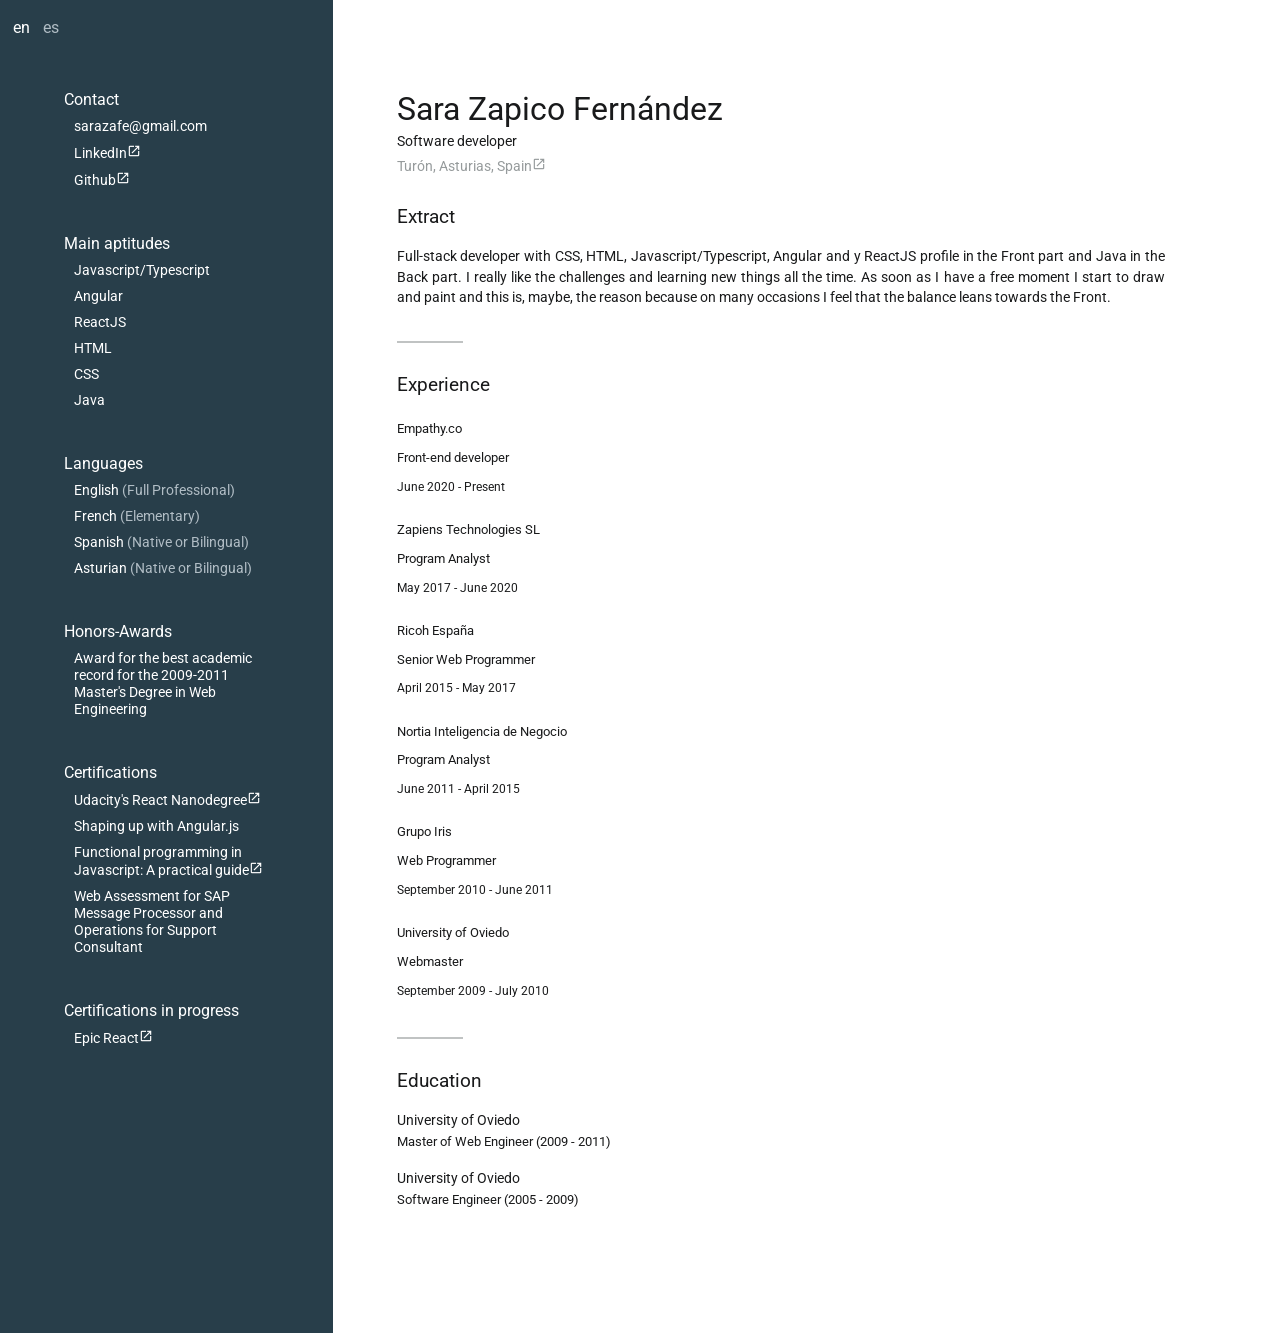
<file: index.html>
<!doctype html>
<html lang="en">
<head>
  <meta charset="utf-8">
  <title>Sara Zapico Fernandez - CV</title>
  <base href="/">
  <meta name="viewport" content="width=device-width, initial-scale=1">
  <link href="https://fonts.googleapis.com/icon?family=Material+Icons" rel="stylesheet">
<link rel="stylesheet" href="styles.7d5de4be6db93490c8d7.css"></head>
<body>
  <app-root></app-root>
<script src="runtime-es2015.0811dcefd377500b5b1a.js" type="module"></script><script src="runtime-es5.0811dcefd377500b5b1a.js" nomodule defer></script><script src="polyfills-es5.1a3c78b07cd6f16c6e9a.js" nomodule defer></script><script src="polyfills-es2015.1f913f16a2d346cc8bdc.js" type="module"></script><script src="main-es2015.bf324072d30b665b7e0f.js" type="module"></script><script src="main-es5.bf324072d30b665b7e0f.js" nomodule defer></script></body>
</html>
</file>
<file: styles.7d5de4be6db93490c8d7.css>
@import url("https://fonts.googleapis.com/css?family=Roboto+Slab:100,300,400,700|Roboto:100,300,400,700");body{font-family:Roboto,sans-serif;margin:0;height:100vh}.print-version{display:none}@media print{.no-print,.no-print *{display:none}.print-version{display:inline}}
</file>
